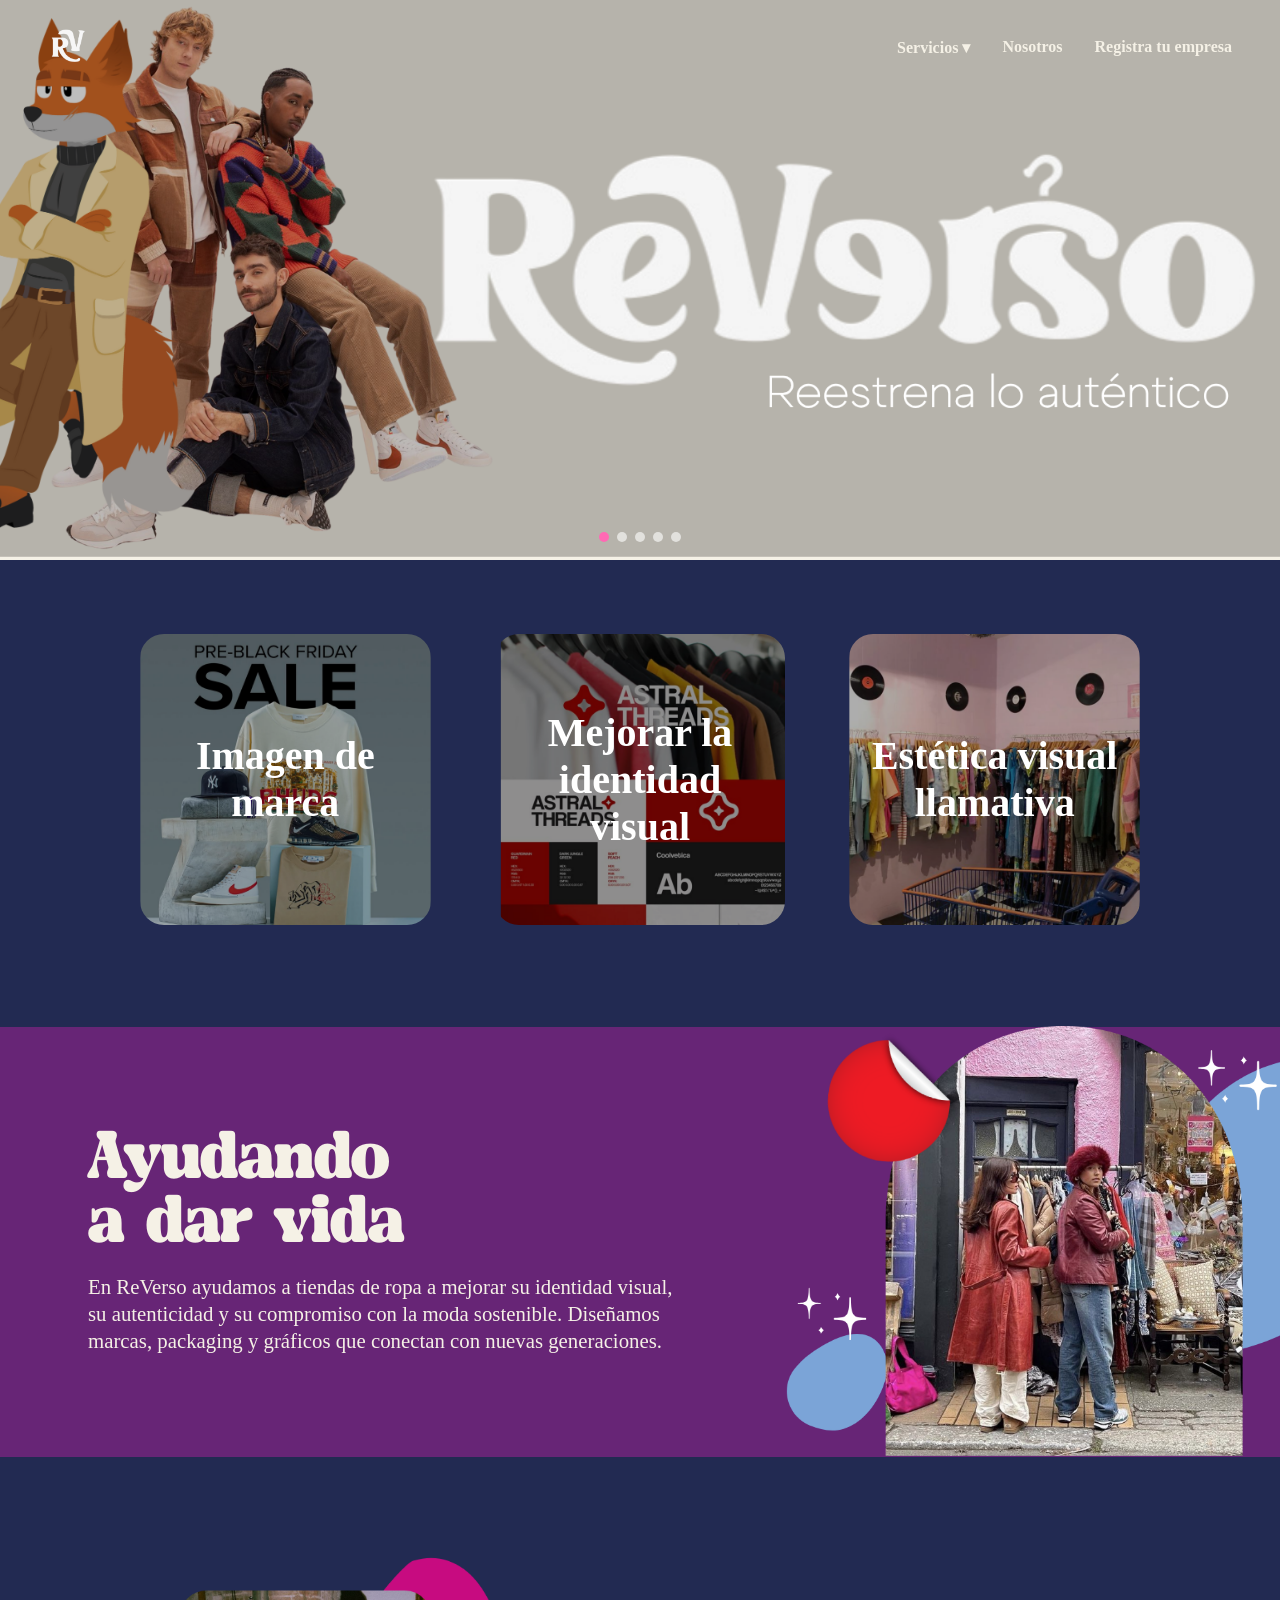
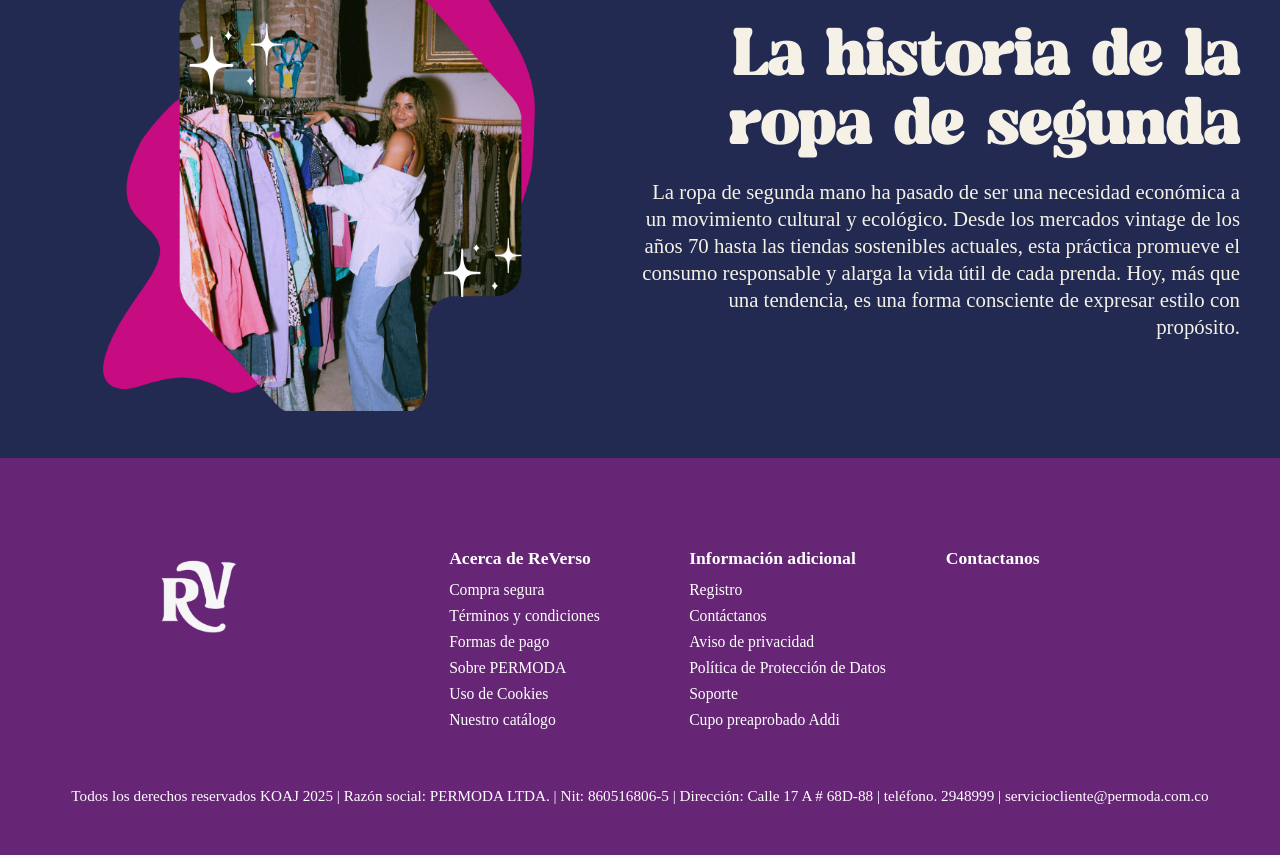
<file: index.html>
<!DOCTYPE html>
<html lang="es">
<head>
  <meta charset="UTF-8">
  <meta name="viewport" content="width=device-width, initial-scale=1.0">
  <title>ReVerso | Reestrena lo auténtico</title>
  <link rel="icon" type="image/png" href="img/logo2.png">
  <link rel="stylesheet" href="estilo.css">
  <link rel="stylesheet" href="menu-hamburguesa.css">
  <link rel="stylesheet" href="media.css">
  <link href="https://fonts.googleapis.com/css2?family=Urbanist:wght@400;700&display=swap" rel="stylesheet">
<meta name="viewport" content="width=device-width, initial-scale=1.0">
</head>


<body> 
<header class="header">
  <div class="logo">
    <a href="REVERSO.html"><img src="img/logo2.png" alt="Logo ReVerso"></a>
  </div>

  <!-- Botón Hamburguesa -->
  <button class="menu-toggle" id="menu-toggle" aria-label="Abrir menú">
    ☰
  </button>

  <!-- Navegación -->
  <nav class="nav" id="nav-menu">
    <ul>
      <li class="dropdown">
        <button class="dropbtn">Servicios ▾</button>
        <div class="dropdown-content">
          <a href="empaque.html">Empaques</a>
          <a href="paginaweb.html">Página Web</a>
          <a href="identidad.html">Identidad Visual</a>
        </div>
      </li>
      <li><a href="nosotros.html">Nosotros</a></li>
      <li><a href="registro.html">Registra tu empresa</a></li>
    </ul>
  </nav>
</header>


   <section class="hero">
    <div class="hero-bg" aria-hidden="true">
      <div class="slide active">
        <img src="img/portada2.png" alt="Portada 1">
      </div>
      <div class="slide">
        <img src="img/portada3.png" alt="Portada 2">
      </div>
      <div class="slide">
        <img src="img/portada4.png" alt="Portada 3">
      </div>
      <div class="slide">
        <img src="img/portada5.png" alt="Portada 4">
      </div>
      <div class="slide">
        <img src="img/portada6.png" alt="Portada 5">
      </div>
    </div>
  </section>

  <section class="menu-cards">
    <div class="menu-container">
      <div class="menu-card">
        <div class="menu-card-content">
          <h2>Imagen de marca</h2>
          <img src="img/publicidad.png" alt="RV Logo" class="background-logo1">
        </div>
      </div>

      <div class="menu-card">
        <div class="menu-card-content">
          <h2>Mejorar la identidad visual</h2>
          <img src="img/identidad2.png" alt="RV Logo" class="background-logo">
        </div>
      </div>

      <div class="menu-card">
        <div class="menu-card-content">
          <h2>Estética visual llamativa</h2>
          <img src="img/ropatienda.png" alt="RV Logo" class="background-logo">
        </div>
      </div>
    </div>
  </section>

    <section class="dar-vida">
    <div class="darvida-contenedor">
      <div class="darvida-texto">
        <h2>Ayudando<br>a dar vida</h2>
        <p>En ReVerso ayudamos a tiendas de ropa a mejorar su identidad visual,
          su autenticidad y su compromiso con la moda sostenible.
          Diseñamos marcas, packaging y gráficos que conectan
          con nuevas generaciones.</p>
      </div>

      <div class="darvida-imagen">
        <img src="img/encima de banda.png" alt="Personas frente a tienda de ropa">
      </div>
    </div>
  </section>

 <section class="historia-segunda">
  <div class="historia-contenedor">
    <div class="historia-imagen">
      <img src="img/ropasegunda.png" alt="Ropa de segunda mano">
    </div>
    <div class="historia-texto">
      <h2>La historia de la ropa de segunda</h2>
      <p>
        La ropa de segunda mano ha pasado de ser una necesidad económica 
        a un movimiento cultural y ecológico. Desde los mercados vintage 
        de los años 70 hasta las tiendas sostenibles actuales, 
        esta práctica promueve el consumo responsable y alarga la vida útil 
        de cada prenda. Hoy, más que una tendencia, es una forma consciente 
        de expresar estilo con propósito.
      </p>
    </div>
  </div>
</section>


  <footer class="footer">
    <div class="footer-middle">
      <div class="footer-logo">
        <img src="img/logo2.png" alt="KOAJ">
      </div>
      <div class="footer-columns">
        <div>
          <h4>Acerca de ReVerso</h4>
          <ul>
            <li><a href="#">Compra segura</a></li>
            <li><a href="#">Términos y condiciones</a></li>
            <li><a href="#">Formas de pago</a></li>
            <li><a href="#">Sobre PERMODA</a></li>
            <li><a href="#">Uso de Cookies</a></li>
            <li><a href="#">Nuestro catálogo</a></li>
          </ul>
        </div>
        <div>
          <h4>Información adicional</h4>
          <ul>
            <li><a href="#">Registro</a></li>
            <li><a href="#">Contáctanos</a></li>
            <li><a href="#">Aviso de privacidad</a></li>
            <li><a href="#">Política de Protección de Datos</a></li>
            <li><a href="#">Soporte</a></li>
            <li><a href="#">Cupo preaprobado Addi</a></li>
          </ul>
        </div>
        <div>
          <h4>Contactanos</h4>
        </div>
      </div>
    </div>
    <div class="footer-bottom">
      <div class="footer-legal">
        <p>Todos los derechos reservados KOAJ 2025 | Razón social: PERMODA LTDA. | Nit: 860516806-5 | Dirección: Calle 17 A # 68D-88 | teléfono. 2948999 | serviciocliente@permoda.com.co</p>
      </div>
    </div>
  </footer>
  
  <script>
  document.addEventListener('DOMContentLoaded', function() {
    // Header: transparente sobre hero y comportamiento al hacer scroll
    const header = document.querySelector('.header');
    const hero = document.querySelector('.hero');
    if (header && hero) {
      let lastScroll = window.scrollY;
      const handleScroll = () => {
        const scY = window.scrollY || window.pageYOffset;
        // fijar header cuando pasamos la altura del hero
        if (scY > (hero.offsetHeight - header.offsetHeight)) {
          header.classList.add('scrolled');
        } else {
          header.classList.remove('scrolled');
        }

        // ocultar al bajar, mostrar al subir
        if (scY > lastScroll && scY > 100) {
          header.classList.add('hidden');
        } else {
          header.classList.remove('hidden');
        }
        lastScroll = scY;
      };
      window.addEventListener('scroll', handleScroll, { passive: true });
      // inicial
      handleScroll();
    }

    // Carrusel (mantener funcionalidad previa)
    (function(){
      const SLIDE_INTERVAL = 2000; // 2000ms = 2s
      const hero = document.querySelector('.hero');
      if(!hero) return;
      const slides = hero.querySelectorAll('.hero-bg .slide');
      if(!slides.length) return;
      let idx = 0;
      let interval = null;

      function show(i){
        slides.forEach((s,si)=> s.classList.toggle('active', si===i));
        updateDots(i);
      }

      function next(){ idx = (idx+1) % slides.length; show(idx); }
      function start(){ if(interval) return; interval = setInterval(next, SLIDE_INTERVAL); }
      function stop(){ clearInterval(interval); interval = null; }

      // crear indicadores
      const dots = document.createElement('div');
      dots.className = 'carousel-dots';
      slides.forEach((_, i) => {
        const btn = document.createElement('button');
        btn.type = 'button';
        btn.addEventListener('click', ()=>{ idx = i; show(i); stop(); start(); });
        dots.appendChild(btn);
      });
      hero.querySelector('.hero-bg').appendChild(dots);

      function updateDots(i){
        const btns = dots.querySelectorAll('button');
        btns.forEach((b,bi)=> b.classList.toggle('active', bi===i));
      }

      hero.addEventListener('mouseenter', stop);
      hero.addEventListener('mouseleave', start);

      show(0);
      start();
    })();
  });
  </script>

  <script>
  // Alternar el menú hamburguesa
  const menuToggle = document.getElementById('menu-toggle');
  const navMenu = document.getElementById('nav-menu');

  menuToggle.addEventListener('click', () => {
    navMenu.classList.toggle('active');
    menuToggle.classList.toggle('open');
  });

  // Dropdown en móviles - toggle al hacer click
  document.querySelectorAll('.dropdown .dropbtn').forEach(btn => {
    btn.addEventListener('click', (e) => {
      if (window.innerWidth <= 900) {
        e.preventDefault();
        const dropdown = btn.closest('.dropdown');
        dropdown.classList.toggle('active');
      }
    });
  });
</script>

</body>
</html>
</file>
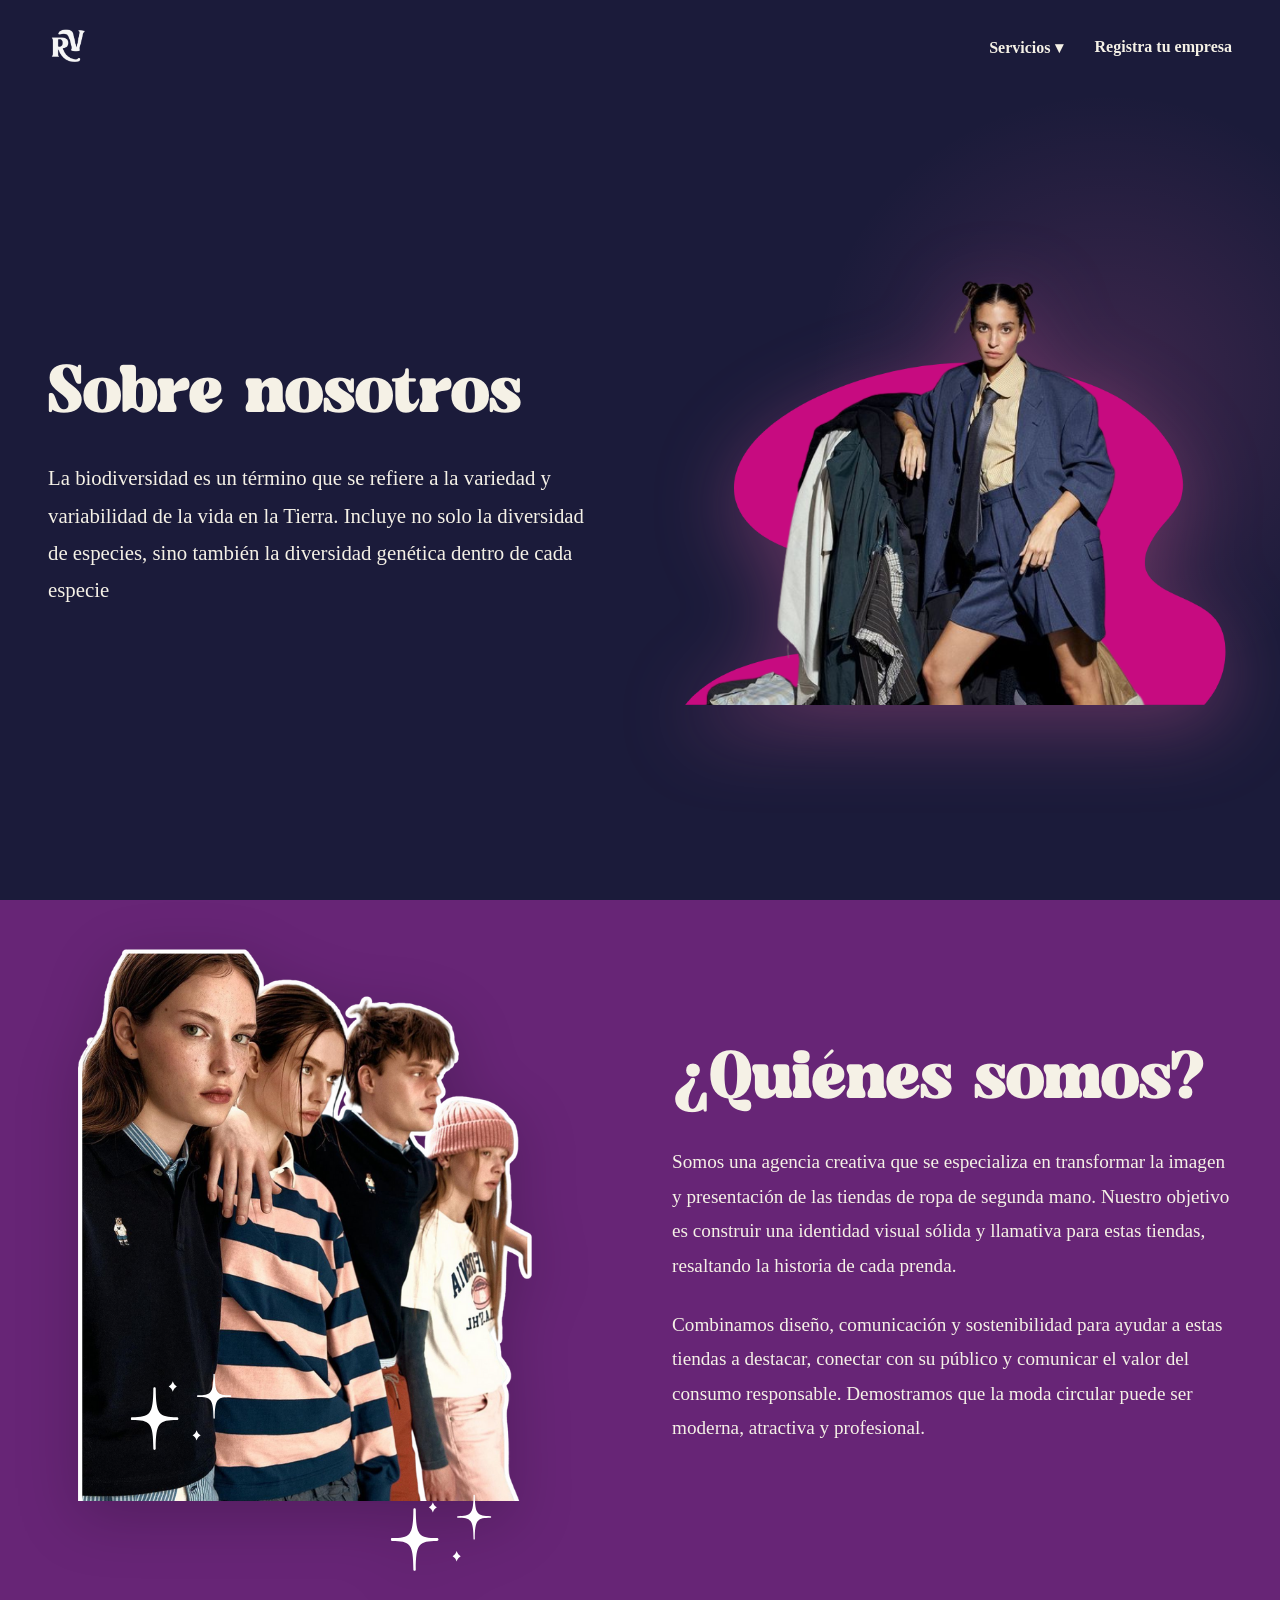
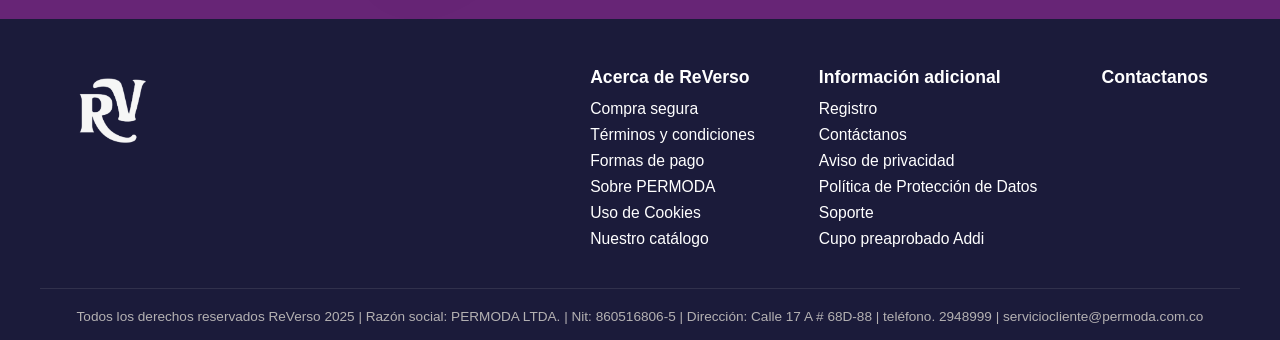
<file: nosotros.html>
<!DOCTYPE html>
<html lang="es">
<head>
    <meta charset="UTF-8">
    <meta name="viewport" content="width=device-width, initial-scale=1.0">
    <title>ReVerso | Nosotros</title>
    <link rel="icon" type="image/png" href="img/logo2.png">
    <link rel="stylesheet" href="estilonosotros.css">
    <link rel="stylesheet" href="menu-hamburguesa.css">
    <link rel="stylesheet" href="media.css">
    <link href="https://fonts.googleapis.com/css2?family=Urbanist:wght@400;700&display=swap" rel="stylesheet">
</head>
<body>
    <header class="header">
        <div class="logo">
            <a href="index.html">
                <img src="img/logo2.png" alt="Logo ReVerso">
            </a>
        </div>

        <!-- Botón Hamburguesa -->
        <button class="menu-toggle" id="menu-toggle" aria-label="Abrir menú">
            ☰
        </button>

        <nav class="nav" id="nav-menu">
            <ul>
                <li class="dropdown">
                    <button class="dropbtn">Servicios ▾</button>
                    <div class="dropdown-content">
                        <a href="empaque.html">Empaques</a>
                        <a href="paginaweb.html">Página Web</a>
                        <a href="identidad.html">Identidad Visual</a>
                    </div>
                </li>
                <li><a href="registro.html">Registra tu empresa</a></li>
            </ul>
        </nav>
    </header>

    <!-- Sección 1: Sobre nosotros -->
    <section class="sobre-nosotros">
        <div class="sobre-contenido">
            <div class="sobre-texto">
                <h2>Sobre nosotros</h2>
                <p>
                    La biodiversidad es un término que se refiere a la 
                    variedad y variabilidad de la vida en la Tierra. 
                    Incluye no solo la diversidad de especies, sino 
                    también la diversidad genética dentro de cada 
                    especie
                </p>
            </div>
            <div class="sobre-imagen">
                <img src="img/nosotrosparte superior.png" alt="Ropa de moda">
            </div>
        </div>
    </section>

    <!-- Sección 2: ¿Quiénes somos? -->
    <section class="quienes-somos">
        <div class="quienes-contenido">
            <div class="quienes-imagen">
                <img src="img/nosotros1.png" alt="Equipo ReVerso">
            </div>
            <div class="quienes-texto">
                <h2>¿Quiénes somos?</h2>
                <p>
                    Somos una agencia creativa que se especializa en transformar la imagen y 
                    presentación de las tiendas de ropa de segunda mano. Nuestro objetivo es construir 
                    una identidad visual sólida y llamativa para estas tiendas, resaltando la historia de 
                    cada prenda.
                </p>
                <p>
                    Combinamos diseño, comunicación y sostenibilidad para ayudar a estas tiendas a 
                    destacar, conectar con su público y comunicar el valor del consumo responsable. 
                    Demostramos que la moda circular puede ser moderna, atractiva y profesional.
                </p>
            </div>
        </div>
    </section>

    <footer class="footer">
        <div class="footer-middle">
            <div class="footer-logo">
                <img src="img/logo2.png" alt="KOAJ">
            </div>
            <div class="footer-columns">
                <div>
                    <h4>Acerca de ReVerso</h4>
                    <ul>
                        <li><a href="#">Compra segura</a></li>
                        <li><a href="#">Términos y condiciones</a></li>
                        <li><a href="#">Formas de pago</a></li>
                        <li><a href="#">Sobre PERMODA</a></li>
                        <li><a href="#">Uso de Cookies</a></li>
                        <li><a href="#">Nuestro catálogo</a></li>
                    </ul>
                </div>
                <div>
                    <h4>Información adicional</h4>
                    <ul>
                        <li><a href="#">Registro</a></li>
                        <li><a href="#">Contáctanos</a></li>
                        <li><a href="#">Aviso de privacidad</a></li>
                        <li><a href="#">Política de Protección de Datos</a></li>
                        <li><a href="#">Soporte</a></li>
                        <li><a href="#">Cupo preaprobado Addi</a></li>
                    </ul>
                </div>
                <div>
                    <h4>Contactanos</h4>
                </div>
            </div>
        </div>
        <div class="footer-bottom">
            <div class="footer-legal">
                <p>Todos los derechos reservados ReVerso 2025 | Razón social: PERMODA LTDA. | Nit: 860516806-5 | Dirección: Calle 17 A # 68D-88 | teléfono. 2948999 | serviciocliente@permoda.com.co</p>
            </div>
        </div>
    </footer>

    <!-- Script del menú hamburguesa -->
    <script src="menu.js"></script>
</body>
</html>
</file>
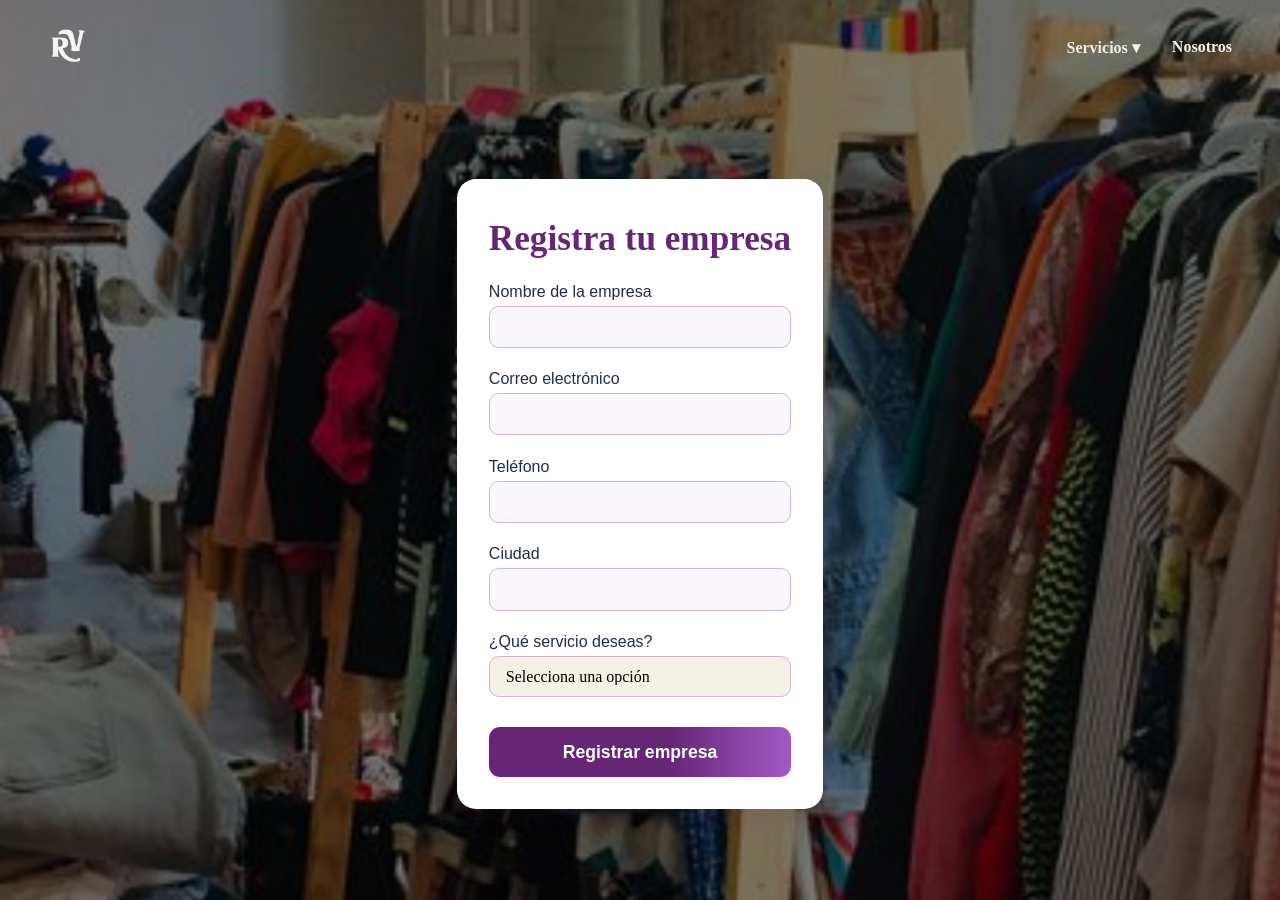
<file: registro.html>
<!DOCTYPE html>
<html lang="es">
<head>
  <meta charset="UTF-8">
  <meta name="viewport" content="width=device-width, initial-scale=1.0">
  <title>Registro de Empresa | ReVerso</title>
    <link rel="icon" type="image/png" href="img/logo2.png">
  <link rel="stylesheet" href="estiloregistro.css">
  <link rel="stylesheet" href="menu-hamburguesa.css">
  <link rel="stylesheet" href="media.css">
</head>
<body>

  <header class="header">
    <div class="logo">
      <a href="index.html"><img src="img/logo2.png" alt="Logo ReVerso"></a>
    </div>
    <button class="menu-toggle" id="menu-toggle" aria-label="Abrir menú">☰</button>
    <nav class="nav" id="nav-menu">
      <ul>
        <li class="dropdown">
          <button class="dropbtn">Servicios ▾</button>
          <div class="dropdown-content">
            <a href="empaque.html">Empaques</a>
            <a href="paginaweb.html">Página Web</a>
            <a href="identidad.html">Identidad Visual</a>
          </div>
        </li>
        <li><a href="nosotros.html">Nosotros</a></li>
      </ul>
    </nav>
  </header>

  <main>
    <section class="registro-empresa">
      <h2>Registra tu empresa</h2>
        <form action="#" method="post" class="form-registro">
          <label>Nombre de la empresa
            <input type="text" name="empresa" required>
          </label>
          <label>Correo electrónico
            <input type="email" name="email" required>
          </label>
          <label>Teléfono
            <input type="tel" name="telefono" required>
          </label>
          <label>Ciudad
            <input type="text" name="ciudad" required>
          </label>
<label>¿Qué servicio deseas?
  <select name="servicio" required>
    <option value="">Selecciona una opción</option>
    <option value="empaques">Empaques</option>
    <option value="paginaweb">Página Web</option>
    <option value="identidadvisual">Identidad Visual</option>
    <option value="todas">Todas</option>
  </select>
</label>

          <button type="submit">Registrar empresa</button>
          <div id="mensaje-exito"></div>
        </form>
      </section>
  </main>

<!-- Script del menú hamburguesa mejorado -->
<script src="menu.js"></script>

<script>
  // Mostrar mensaje de éxito al enviar el formulario
  const form = document.querySelector('form');
  const mensajeExito = document.getElementById('mensaje-exito');
  if(form && mensajeExito) {
    form.addEventListener('submit', function(e) {
      e.preventDefault();
      form.reset();
      mensajeExito.textContent = '¡Gracias, quedaste registrado!';
      mensajeExito.style.display = 'block';
    });
  }
</script>
</body>
</html>
</file>
<file: estilo.css>
@media (max-width: 600px) {
  .darvida-texto h2 {
    text-align: center;
    width: 100%;
    margin-left: 0;
  }
}
@font-face {
  font-family: "Midnight Gelati";
  src: url("fonts/midnight_gelactic/Midnight Gelactic DEMO VERSION.ttf") format("truetype"),
       local("Midnight Gelati"), 
       local("Midnight Gelactic DEMO VERSION");
  font-weight: 400 900;
  font-style: normal;
  font-display: swap;
}

@font-face {
  font-family: "cygre bold";
  src: url("fonts/cygre/Cygre-Bold.ttf") format("truetype");
  font-weight: 700;
  font-style: normal;
  font-display: swap;
}

* {
  margin: 0;
  padding: 0;
  box-sizing: border-box;
}

body {
  background-color:#222a52;
  mask-repeat: no-repeat;
}

/* HEADER */
.header {
  font-family: "cygre thin";
  width: 100%;
  display: flex;
  justify-content: space-between;
  align-items: center;
  padding: 1.5rem 3rem;
  z-index: 100;
  position: absolute; /* encima del hero por defecto */
  top: 0;
  left: 0;
}

.header img {
    width: 40px;
}

.nav ul {
    list-style: none;
    display: flex;
    gap: 2rem;
}

.nav a {
    text-decoration: none;
    color: #f5f1e6;
    font-weight: 600;
    transition: color 0.3s;
}

.nav a:hover {
    color: #FF69B4;
}
.nav li:hover {
    color: #FF69B4;
}


.hero-text {
  position: relative;
  max-width: 50%;
  z-index: 1;
}
.reverso-logo {
    width: 120%;
    transform: translateX(10%) translateY(-38%);
    animation: slideUp 1s ease-out forwards;
    opacity: 0;
}
.hero-text h1 {
  font-size: 6rem;
  color: #1B1B3A;
  font-weight: 700;
}
.footer {
  font-family: "cygre thin";
  background: #672576;
  color: #ffffff;
  font-size: 1rem;
  margin-top: -1px;
  padding: 50px;
  width: 100%;
  position: relative;
  top: 0px;  /* ajustado para alinearse con band-image */
}

.footer-top {
  padding: 40px 0 20px 0;
  text-align: center;
}
.footer-top h2 {
  font-size: 2rem;
  margin-bottom: 20px;
}
.footer-social {
  display: flex;
  justify-content: center;
  gap: 30px;
  margin-bottom: 30px;
}
.footer-social img {
  width: 38px;
  height: 38px;
  filter: grayscale(0.2);
  transition: filter 0.2s;
}
.footer-social img:hover {
  filter: none;
}
.footer-trends {
  display: flex;
  justify-content: center;
  gap: 40px;
  flex-wrap: wrap;
  margin-bottom: 30px;
}

.footer-middle {
  display: flex;
  align-items: flex-start;
  justify-content: center;
  background: #672576;
  padding: 40px 0 30px 0;
}

.footer-logo {
  flex: 1 1 200px;
  display: flex;
  align-items: center;
  justify-content: center;
  margin-bottom: 20px;
}
.footer-logo img {
  max-width: 90px;
  height: auto;
}
.footer-columns {
  display: flex;
  gap: 60px;
  flex: 3 1 600px;
  justify-content: center;
  flex-wrap: wrap;
   color: #ffffff;
}
.footer-columns > div {
  min-width: 180px;
   color: #ffffff;
}
.footer-columns h4 {
  font-size: 1.1rem;
  margin-bottom: 12px;
  font-weight: bold;
   color: #ffffff;
}
.footer-columns ul {
  list-style: none;
  padding: 0;
}
.footer-columns li {
   color: #ffffff;
  margin-bottom: 8px;
}
.footer-columns a {
  color: #ffffff;
  text-decoration: none;
  font-size: 0.98rem;
  transition: color 0.2s;
}

.footer-columns img {
  margin-top: 10px;
}

.footer-bottom {
  background: #672576;
  padding: 20px 0 0 0;
  text-align: center;
  margin-bottom: 0;
}
.footer-payments {
  margin-bottom: 10px;
}
.footer-payments span {
  font-weight: bold;
  margin-right: 10px;
}
.footer-payments img {
  vertical-align: middle;
  max-width: 400px;
  height: auto;
}
.footer-legal {
  font-size: 0.95rem;
  color: #ffffff;
  margin: 0;
  padding-bottom: 0;
}

.hero {
    position: relative;
    overflow: hidden;
    min-height: 420px;
    display: flex;
    align-items: center;
    justify-content: space-between;
    padding: 0px;
}
.hero .hero-text,
.hero .hero-image {
    position: relative;
    z-index: 1; /* encima del fondo */
}

.hero .hero-bg {
    position:absolute;
    width: 100%;
    height: 100%;
    object-fit: cover;
    pointer-events: none;
}

/* Carrusel de slides dentro del hero-bg */
.hero .hero-bg {
  display: block; /* contenedor de slides */
  overflow: hidden;
}
.hero .hero-bg .slide {
  position: absolute;
  inset: 0;
  width: 100%;
  height: 100%;
  opacity: 0;
  transition: opacity 0.8s ease-in-out;
  pointer-events: none;
}
.hero .hero-bg .slide.active {
  opacity: 1;
  pointer-events: none;
}
.hero .hero-bg .slide img {
  display: block;
  width: 100%;
  height: 100%;
  object-fit: cover;
  object-position: center center;
}

/* Seguridad: evitar que las slides desborden el layout o generen scroll horizontal
   - forzamos que las slides estén ancladas al contenedor
   - limitamos dimensiones máxima y mantenemos la proporción
   - evitamos scroll horizontal global inesperado */
.hero {
  overflow: hidden; /* ya debería estar, pero reafirmamos */
}
.hero .hero-bg {
  left: 0;
  top: 0;
  right: 0;
  bottom: 0;
}
.hero .hero-bg .slide img {
  /* preferimos que la imagen se adapte al ancho del contenedor y mantenga proporción */
  width: 100%;
  height: auto;
  max-height: 100vh; /* no crecer más que la ventana */
  object-fit: cover;
  display: block;
  margin: 0 auto;
}

/* regla global segura: evitar scroll horizontal causado por imágenes grandes */
html, body {
  overflow-x: hidden;
}

/* Menu Cards Section */
.menu-cards {
  padding: 4rem 2rem;
  background: transparent;
}

.menu-container {
  display: grid;
  grid-template-columns: repeat(3, 1fr);
  gap: 4rem;
  max-width: 1000px;
  margin: 0 auto;

}


.menu-card {
  border-radius: 1.5rem;
  aspect-ratio: 1;
  position: relative;
  overflow: hidden;
  transition: transform 0.3s ease;
  transform: translateY(10px);
}

.menu-card:hover {
  transform: translateY(3 0px);
}

.menu-card-content {
  position: relative;
  width: 100%;
  height: 100%;
  display: flex;
  justify-content: center;
  align-items: center;
}

.menu-card h2 {
  color: white;
  font-size: 2.5rem;
  font-weight: 700;
  position: relative;
  z-index: 2;
  text-align: center;
  margin: 0;
  padding: 0 1rem;
  font-family: "cygre regular";
}

.background-logo {
  position: absolute;
  width: 100%;
  height: 100%;
  top: 0;
  left: 0;
  object-fit: cover;
  z-index: 1;
  pointer-events: none;
}

.background-logo1 {
  position: absolute;
  width: 100%;
  height: 100%;
  top: 0;
  left: 0;
  object-fit: cover;
  z-index: 1;
  pointer-events: none;
}


.nav-btn:hover {
  transform: scale(1.1);
}

.products-dots {
  display: flex;
  gap: 0.5rem;
  justify-content: center;
  margin-top: 2rem;
}

.dot.active {
  background: white;
}

/* Opcional: indicadores pequeños (estilo simple) */
.hero .carousel-dots {
  position: absolute;
  left: 50%;
  bottom: 18px;
  transform: translateX(-50%);
  display: flex;
  gap: 8px;
  z-index: 6;
}
.hero .carousel-dots button {
  width: 10px;
  height: 10px;
  border-radius: 50%;
  border: none;
  background: rgba(255,255,255,0.6);
  cursor: pointer;
  padding: 0;
}
.hero .carousel-dots button.active {
  background: #FF69B4;
}
/* asegúrate de que el contenido esté encima */
.hero .hero-text,
.hero .hero-image {
    position: relative;
    z-index: 1;
}

.hero {
  position: relative;
  overflow: visible; /* permitir que la modelo sobresalga */
  display: flex;
  align-items: center;
  justify-content: space-between;

}

.hero .hero-bg {
  position: absolute;
  inset: 0;

    /* ocupar completamente el área hero para que la portada cubra la sección */
  height: 120%;
  object-fit: cover; /* mantiene recorte/escala independiente */
  z-index: 0;
  pointer-events: none;
}

/* ----- MENÚ DESPLEGABLE ----- */
.dropdown {
  position: relative;
  display: inline-block;
}

.dropbtn {
  background: transparent;
  border: none;
  color: #f5f1e6;
  font-size: 1rem;
  font-weight: 600;
  cursor: pointer;
  font-family: "cygre thin";
  transition: color 0.3s;
}

.dropbtn:hover {
  color: #FF69B4;
}

.dropdown-content {
  display: none;
  position: absolute;
  background-color: #672576;
  min-width: 180px;
  border-radius: 0.5rem;
  box-shadow: 0px 4px 8px rgba(0,0,0,0.2);
  z-index: 1000;
}

.dropdown-content a {
  color: #f5f1e6;
  padding: 12px 16px;
  text-decoration: none;
  display: block;
  font-family: "cygre thin";
  transition: background-color 0.2s ease;
}

.dropdown-content a:hover {
  background-color: #FF69B4;
  color: white;
}

/* Mostrar el menú al pasar el mouse */
.dropdown:hover .dropdown-content {
  display: block;
}

/* ============================
   🌎  ADAPTACIÓN RESPONSIVE REVERSO
   ============================ */

/* Vista general: ancho fluido y sin scroll lateral */
html, body {
  width: 100%;
  max-width: 100%;
  overflow-x: hidden;
}

/* Ajustar el header en pantallas pequeñas */
@media (max-width: 1024px) {
  .header {
    flex-direction: column;
    padding: 1rem;
    align-items: flex-start;
    background: rgba(27, 27, 58, 0.5);
    position: fixed;
  }

  .nav ul {
    flex-direction: column;
    gap: 1rem;
    margin-top: 1rem;
  }

  .nav a, .dropbtn {
    font-size: 0.95rem;
  }
}

/* HERO: ajusta imágenes y texto */
@media (max-width: 900px) {
  .hero {
    flex-direction: column;
    align-items: center;
    justify-content: center;
    padding: 2rem 1rem;
    min-height: 100vh;
    text-align: center;
  }

  .hero .hero-text {
    max-width: 150%;
  }

  .reverso-logo {
    width: 90%;
    transform: translate(0, 0);
    margin-bottom: 1.5rem;
  }

  .band-text {
    font-size: 3rem;
    transform: none;
    margin-top: 1.5rem;
  }

  .band-textcorto {
    font-size: 1rem;
    transform: none;
    margin-top: 0.5rem;
    max-width: 90%;
    text-align: center;
  }

  .band-image {
    position: relative;
    transform: none;
    width: 80%;
    height: auto;
    margin-top: 1rem;
  }
}

/* Tarjetas del menú responsive */
@media (max-width: 900px) {
  .menu-container {
    grid-template-columns: 1fr 1fr;
    gap: 2rem;
  }

  .menu-card {
    aspect-ratio: 1/1;
  }
}

@media (max-width: 600px) {
  .menu-container {
    grid-template-columns: 1fr;
    gap: 1.5rem;
  }

  .menu-card h2 {
    font-size: 1.8rem;
  }
}

/* Ajustes para monitores muy grandes */
@media (min-width: 1600px) {
  .hero {
    padding: 0px;
  }

  .band-text {
    font-size: 6rem;
  }

  .menu-container {
    max-width: 1400px;
    gap: 5rem;
  }
}

/* ============================
   MENÚ HAMBURGUESA RESPONSIVE
   ============================ */

/* Botón de hamburguesa oculto en escritorio */
.menu-toggle {
  display: none;
  font-size: 2rem;
  background: none;
  border: none;
  color: #f5f1e6;
  cursor: pointer;
  z-index: 1001;
}

/* Estilo del header */
.header {
  background: transparent;
  backdrop-filter: none;
}

/* Menú normal (escritorio) */
.nav {
  display: flex;
}

.nav ul {
  list-style: none;
  display: flex;
  gap: 2rem;
}

/* Menú responsive (oculto por defecto en móvil) */
@media (max-width: 900px) {
  .menu-toggle {
    display: block;
  }

  .nav {
    position: absolute;
    top: 70px;
    left: 0;
    right: 0;
    background: rgba(27, 27, 58, 0.95);
    flex-direction: column;
    align-items: center;
    gap: 1.5rem;
    padding: 2rem 0;
    display: none;
    opacity: 0;
    transform: translateY(-10px);
    transition: all 0.4s ease;
  }

  .nav.active {
    display: flex;
    opacity: 1;
    transform: translateY(0);
  }

  .nav ul {
    flex-direction: column;
    gap: 1.2rem;
  }

  .nav a, .dropbtn {
    font-size: 1.1rem;
    color: #f5f1e6;
  }

  /* Efecto del ícono al abrir */
  .menu-toggle.open {
    transform: rotate(90deg);
    transition: 0.3s;
  }

  .dropdown-content {
    position: static;
    background: none;
    box-shadow: none;
    display: none;
  }

  .dropdown:hover .dropdown-content {
    display: block;
  }
}

@media (max-width: 1200px) {
  .slide-overlay h2 { font-size: 3rem; }
  .slide-overlay p { font-size: 1.1rem; }
}

@media (max-width: 800px) {
  .header { padding: 15px 30px; }
  .slide-overlay h2 { font-size: 2.2rem; }
  .slide-overlay p { font-size: 1rem; }
}

@media (max-width: 600px) {
  .carousel-video { object-fit: cover; height: 100vh; }
  .slide-overlay h2 { font-size: 1.8rem; }
  .slide-overlay p { font-size: 0.9rem; }
}

/* ==========================
   SECCIÓN "AYUDANDO A DAR VIDA"
   ========================== */
.dar-vida {
  color:#f5f1e6;
  font-family: "cygre regular";
  padding:3rem 2rem;
  position: relative;
  overflow: hidden;
}

.darvida-contenedor {
  display: flex;
  align-items: center;
  justify-content: space-between;
  gap: 3rem;
  max-width: 1200px;
  margin: 0 auto;
  position: relative;
  z-index: 2;
}

.darvida-contenedor::before {
  content: "";
  position: absolute;
  top: 0;
  left: 50%;
  transform: translateX(-50%);
  width: 100vw;
  height: 100%;
  background: #672576;
  z-index: -1;
}


.darvida-texto {
  flex: 1;
}

.darvida-texto h2 {
  font-family: "Midnight Gelati", cursive;
  font-size: 4rem;
  line-height: 1;
  color:#f5f1e6;
  margin-bottom: 1rem;
  margin-left: 3rem; /* separa el texto del borde izquierdo */
}

.darvida-texto p {
  font-size: 1.3rem;
  line-height: 1.3;
  color:#f5f1e6;
  max-width: 600px;
  margin-left: 3rem; /* separa el texto del borde izquierdo */
}

/* Imagen espejo y posicionamiento */
.darvida-imagen {
  flex: 1;
  position: relative;
  display: flex;
  justify-content: flex-end;
  margin-right: -15rem; /* empuja la imagen al borde derecho */
  transform: scaleX(-1);
  top: -1px; /* modo espejo */
}

.darvida-imagen img {
  width: 500%;
  max-width: 550px;
  border-radius: 2rem;
}

/* Reducir espacio entre la sección y el footer */
.dar-vida {
  margin-bottom: 0;
  padding-bottom: 3rem; /* menos espacio */
}



/* Responsive */
@media (max-width: 900px) {
  .darvida-contenedor {
    flex-direction: column;
    text-align: center;
  }

  .darvida-texto h2 {
    font-size: 3rem;
    text-align: center;
  }

  .darvida-texto p {
    font-size: 1rem;
    margin: 0 auto;
    text-align: center;
  }

  .darvida-imagen {
    justify-content: center;
    margin-right: 0;
  }

  .darvida-imagen img {
    border-radius: 1rem;
    max-width: 90%;
  }
}

/* ====== PANTALLAS GRANDES (≥1600px) ====== */
@media (min-width: 1600px) {
  .darvida-contenedor {
    max-width: 1600px;
    gap: 10rem;
    padding: 1rem;
  }

  .darvida-texto {
    margin-left: 1rem;
  }
}

  @media (min-width: 1400px) {
  section.darvida .darvida-texto h2 {
    font-size: 5.5rem;
  }
  .darvida-texto h2 {
    font-size: 6rem;
    line-height: 1;
  }

  .darvida-texto p {
    font-size: 1.5rem;
    max-width: 800px;
  }

  .darvida-imagen img {
    max-width: 700px;
    border-radius: 2.5rem 0 0 2.5rem;
  }

  .dar-vida {
    padding: 8rem 0 3rem 0;
  }
}

/* ============================
   SECCIÓN HISTORIA DE LA ROPA DE SEGUNDA
   ============================ */
.historia-segunda {
  color:#f5f1e6;
  font-family: "cygre regular";
  padding:3rem 2rem;
  position: relative;
  overflow: hidden;
}
.historia-contenedor {
  display: flex;
  align-items: center;
  justify-content: space-between;
  gap: rem;
  max-width: 1200px;
  margin: 0 auto;
}

.historia-texto {
  flex: 2;
  text-align: right;
}

.historia-texto h2 {
  font-family: "Midnight Gelati", cursive;
  font-size: 4rem;
  color: #f5f1e6;
  margin-bottom: 1rem;
  line-height:4.3rem;
}

.historia-texto p {
  font-size: 1.3rem;
  line-height: 1.3;
  max-width: 600px;
  margin-left: auto;
  color:#f5f1e6;



}

.historia-imagen {
  flex: 1.9;
  display: flex;
  justify-content: flex-start;
}

.historia-imagen img {
  width: 100%;
  max-width: 1700px;
  border-radius: 2rem;
  object-fit: cover;
}

/* Responsive */
@media (max-width: 900px) {
  .historia-contenedor {
    flex-direction: column-reverse;
    text-align: center;
  }

  .historia-texto {
    text-align: center;
  }

  .historia-texto h2 {
    font-size: 2.2rem;
    line-height: 1.1;
   
  }

  .historia-texto p {
    font-size: 1rem;
    margin: 0 auto;
  }

  .historia-imagen img {
    max-width: 90%;
    border-radius: 1rem;
  }
}

/* ====== PANTALLAS GRANDES (≥1600px) ====== */
@media (min-width: 1600px) {
  .historia-contenedor {
    max-width: 1600px;
    gap: 10rem;
    padding: 1rem;
  }

  .historia-texto {
    margin-left: 1rem;
  }
}

  @media (min-width: 1400px) {
  section.historia-segunda .historia-texto h2 {
    font-size: 5.5rem;
  }
  .historia-texto h2 {
    font-size: 6rem;
    line-height: 1;
  }

  .historia-texto p {
    font-size: 1.5rem;
    max-width: 800px;
  }

  .historia-imagen img {
    max-width: 700px;
    border-radius: 2.5rem 0 0 2.5rem;
  }
}
</file>
<file: menu-hamburguesa.css>
/* ============================
   🍔 MENÚ HAMBURGUESA MEJORADO
   Archivo compartido para todas las páginas
   ============================ */

/* Botón hamburguesa - oculto en escritorio */
.menu-toggle {
  display: none;
  position: relative;
  font-size: 1.8rem;
  background: none;
  border: none;
  color: #f5f1e6;
  cursor: pointer;
  z-index: 1001;
  padding: 0.5rem;
  transition: all 0.3s ease;
  width: 45px;
  height: 45px;
  border-radius: 8px;
}

.menu-toggle:hover {
  background: rgba(255, 255, 255, 0.1);
  transform: scale(1.1);
}

.menu-toggle:active {
  transform: scale(0.95);
}

/* Animación del icono cuando se abre */
.menu-toggle.open {
  transform: rotate(90deg);
  color: #FF69B4;
}

/* Menú normal (escritorio) */
.nav {
  display: flex;
}

.nav ul {
  list-style: none;
  display: flex;
  gap: 2rem;
  margin: 0;
  padding: 0;
}

/* ============================
   RESPONSIVE - MENÚ MÓVIL
   ============================ */
@media (max-width: 900px) {
  /* Mostrar botón hamburguesa */
  .menu-toggle {
    display: flex;
    align-items: center;
    justify-content: center;
  }

  /* Menú desplegable móvil */
  .nav {
    position: fixed;
    top: 80px;
    left: 0;
    right: 0;
    background: rgba(103, 37, 118, 0.98);
    backdrop-filter: blur(10px);
    flex-direction: column;
    align-items: center;
    gap: 0;
    padding: 0;
    max-height: 0;
    overflow: hidden;
    opacity: 0;
    transform: translateY(-20px);
    transition: all 0.4s cubic-bezier(0.68, -0.55, 0.265, 1.55);
    box-shadow: 0 10px 30px rgba(0, 0, 0, 0.3);
    border-radius: 0 0 20px 20px;
  }

  /* Menú activo */
  .nav.active {
    max-height: 500px;
    opacity: 1;
    transform: translateY(0);
    padding: 2rem 0;
  }

  /* Lista de navegación */
  .nav ul {
    flex-direction: column;
    gap: 0;
    width: 100%;
    text-align: center;
  }

  .nav ul li {
    width: 100%;
    border-bottom: 1px solid rgba(255, 255, 255, 0.1);
    animation: slideIn 0.3s ease forwards;
    opacity: 0;
  }

  .nav.active ul li {
    animation: slideIn 0.4s ease forwards;
  }

  .nav.active ul li:nth-child(1) { animation-delay: 0.1s; }
  .nav.active ul li:nth-child(2) { animation-delay: 0.2s; }
  .nav.active ul li:nth-child(3) { animation-delay: 0.3s; }

  @keyframes slideIn {
    from {
      opacity: 0;
      transform: translateX(-30px);
    }
    to {
      opacity: 1;
      transform: translateX(0);
    }
  }

  /* Enlaces del menú */
  .nav a, .dropbtn {
    font-size: 1.2rem;
    color: #f5f1e6;
    padding: 1.2rem 2rem;
    display: block;
    width: 100%;
    text-align: center;
    transition: all 0.3s ease;
  }

  .nav a:hover, .dropbtn:hover {
    background: rgba(255, 105, 180, 0.2);
    color: #FF69B4;
    transform: translateX(10px);
  }

  /* Dropdown en móvil */
  .dropdown {
    width: 100%;
  }

  .dropdown-content {
    position: static;
    background: rgba(0, 0, 0, 0.2);
    box-shadow: none;
    display: none;
    margin-top: 0;
    border-radius: 0;
    width: 100%;
  }

  .dropdown:hover .dropdown-content,
  .dropdown.active .dropdown-content {
    display: block;
  }

  .dropdown-content a {
    padding: 1rem 2rem;
    font-size: 1rem;
    border-left: 3px solid transparent;
  }

  .dropdown-content a:hover {
    background: rgba(255, 105, 180, 0.3);
    border-left-color: #FF69B4;
    transform: translateX(5px);
  }

  /* Header fijo en móvil */
  .header {
    position: fixed;
    top: 0;
    left: 0;
    right: 0;
    background: transparent;
    backdrop-filter: none;
    padding: 1rem 2rem;
    z-index: 1000;
    box-shadow: none;
  }
}

/* Tablets */
@media (max-width: 1024px) and (min-width: 901px) {
  .nav ul {
    gap: 1.5rem;
  }

  .nav a, .dropbtn {
    font-size: 0.95rem;
  }
}

/* Móviles pequeños */
@media (max-width: 480px) {
  .menu-toggle {
    font-size: 1.5rem;
    width: 40px;
    height: 40px;
  }

  .nav {
    top: 70px;
  }

  .nav a, .dropbtn {
    font-size: 1.1rem;
    padding: 1rem 1.5rem;
  }

  .dropdown-content a {
    font-size: 0.95rem;
    padding: 0.8rem 1.5rem;
  }
}
</file>
<file: media.css>
/* ==== RESPONSIVE DESIGN ==== */
/* Asegurarse de que las imágenes sean responsivas por defecto */
img {
  max-width: 100%;
  height: auto;
}

/* Tablets grandes y pantallas medianas */
@media (max-width: 1024px) {
  /* Mantener header y nav igual que en empaques en pantallas grandes */
  /* .header {
    padding: 1rem 2rem;
  }
  
  .nav ul {
    gap: 1.5rem;
  } */

  .hero {
    min-height: 380px;
    padding: 30px;
  }

  .hero .hero-bg .slide img {
    height: 380px;
  }

  .band-text {
    font-size: 4rem;
    transform: translateX(-50%) translateY(-210%);
  }

  .band-textcorto {
    font-size: 0.95rem;
    transform: translateX(-50%) translateY(-320%);
    max-width: 80%;
    margin: 0 auto;
  }

  .band-image {
    height: 400px;
    transform: translateX(111.5%) translateY(14.4%) scaleX(-1);
  }

  .footer-columns {
    gap: 30px;
  }
}

/* Tablets y pantallas medianas */
@media (max-width: 768px) {
  .header {
    padding: 1rem;
  }

  .header img {
    width: 35px;
  }

  .nav ul {
    gap: 1rem;
  }

  .nav a {
    font-size: 0.9rem;
  }

  .hero {
    min-height: 320px;
    padding: 0; /* eliminar padding para que llegue a los bordes */
    margin: 0; /* eliminar margin */
  }

  .hero .hero-bg .slide img {
    height: 320px;
  }

  .band-text {
    font-size: 3rem;
    transform: translateX(-50%) translateY(-180%);
    line-height: 1;
  }

  .band-textcorto {
    font-size: 0.9rem;
    transform: translateX(-50%) translateY(-280%);
    max-width: 90%;
    line-height: 1.4;
  }

  .band-image {
    height: 300px;
  }

  .footer-middle {
    padding: 30px 20px;
  }

  .footer-columns {
    flex-direction: column;
    gap: 25px;
    text-align: center;
  }

  .footer-columns > div {
    width: 100%;
  }
}

/* Móviles */
@media (max-width: 480px) {
  .header {
    flex-direction: column;
    gap: 1rem;
    padding: 1rem;
  }

  .nav ul {
    flex-direction: column;
    gap: 0.8rem;
    text-align: center;
  }

  .hero {
    min-height: 280px;
    padding: 0; /* eliminar padding para que llegue a los bordes */
    margin: 0;
  }

  .hero .hero-bg .slide img {
    height: 280px;
  }

  .band-text {
    font-size: 2.5rem;
    transform: translateX(-50%) translateY(-150%);
  }

  .band-textcorto {
    font-size: 0.85rem;
    transform: translateX(-50%) translateY(-250%);
    max-width: 95%;
    line-height: 1.5;
  }

  .band-image {
    height: 200px;
  }

  .footer-middle {
    padding: 25px 15px;
  }

  .footer-columns {
    gap: 20px;
  }

  .footer-columns h4 {
    font-size: 1rem;
    margin-bottom: 8px;
  }

  .footer-columns a {
    font-size: 0.9rem;
  }

  .footer-bottom {
    font-size: 0.8rem;
    padding: 15px 10px;
    text-align: center;
  }
}

/* Móviles pequeños */
@media (max-width: 360px) {
  .header img {
    width: 30px;
  }

  .nav a {
    font-size: 0.85rem;
  }

  .hero .hero-bg .slide img {
    height: 240px;
  }

  .band-text {
    font-size: 2rem;
  }

  .band-textcorto {
    font-size: 0.8rem;
  }

  .band-image {
    height: 180px;
  }

  .footer-columns h4 {
    font-size: 0.95rem;
  }

  .footer-columns a {
    font-size: 0.85rem;
  }
}

/* ------------------------------------------------------------------
   Hero-bg responsivo (portada) - usar aspect-ratio + object-fit como
   en los videos de `estilopagina.css` / `estiloempaque.css`.
   Esto hace que las 5 imágenes se comporten como un vídeo a pantalla
   completa y se recorten manteniendo el centro.
   ------------------------------------------------------------------ */
.hero {
  position: relative;
  overflow: hidden;
}

.hero .hero-bg {
  position: relative;
  width: 100%;
  /* Ajusta la proporción según la composición de tus imágenes. 16/7
     es más apaisado; puedes usar 16/9 o 4/3 si prefieres. */
  aspect-ratio: 16 / 7;
  max-height: 80vh; /* evitar que ocupe más de la pantalla en móviles grandes */
  overflow: hidden;
}

/* En móviles: eliminar padding para que llegue a los bordes */
@media (max-width: 768px) {
  .header {
    flex-direction: row !important; /* mantener en fila */
    justify-content: space-between;
    align-items: center;
    padding: 1rem !important;
  }
  
  .logo {
    order: 1; /* logo primero */
  }
  
  .menu-toggle {
    order: 2; /* menú hamburguesa segundo, al lado del logo */
    font-size: 1.5rem !important; /* hacer más pequeño */
    padding: 0.5rem !important;
  }
  
  .nav {
    order: 3; /* navegación al final */
  }
  
  .hero {
    padding: 0 !important;
    margin: 0 !important;
    margin-top: -35px !important; /* subir el hero eliminando espacio del header */
    padding-top: 80px !important; /* compensar para que el contenido no se oculte */
    margin-bottom: 0 !important;
  }
  
  .hero .hero-bg {
    width: 100vw;
    margin-left: calc(-50vw + 50%);
    }
  
  /* Acercar las tarjetas al carrusel */
  .menu-cards {
    padding-top: 1rem !important;
    margin-top: -2rem !important;
  }
}

.hero .hero-bg .slide {
  position: absolute;
  inset: 0; /* top:0; right:0; bottom:0; left:0; */
  display: flex;
  align-items: center;
  justify-content: center;
}

.hero .hero-bg .slide img {
  width: 100%;
  height: 100%;
  object-fit: cover; /* recorta la imagen manteniendo el centro */
  display: block;
}

/* Posicionamiento de los puntos del carrusel (indicadores) */
.carousel-dots {
  position: absolute;
  bottom: 16px;
  left: 50%;
  transform: translateX(-50%);
  display: flex;
  gap: 8px;
  z-index: 10;
}

.carousel-dots button {
  width: 10px;
  height: 10px;
  border-radius: 50%;
  background: rgba(255,255,255,0.6);
  border: none;
  padding: 0;
}

.carousel-dots button.active {
  background: #FF69B4;
}
</file>
<file: estilonosotros.css>
@font-face {
  font-family: "Midnight Gelati";
  src: url("fonts/midnight_gelactic/Midnight Gelactic DEMO VERSION.ttf") format("truetype"),
       local("Midnight Gelati"), 
       local("Midnight Gelactic DEMO VERSION");
  font-weight: 400 900;
  font-style: normal;
  font-display: swap;
}

@font-face {
  font-family: "cygre bold";
  src: url("fonts/cygre/Cygre-Bold.ttf") format("truetype");
  font-weight: 700;
  font-style: normal;
  font-display: swap;
}

/* Estilos generales */
* {
    margin: 0;
    padding: 0;
    box-sizing: border-box;
}

body {
  font-family: "cygre light";
  background-color: #1b1b3a;
  overflow-x: hidden;
}

/* Header */
.header {
  font-family: "cygre light";
  width: 100%;
  display: flex;
  justify-content: space-between;
  align-items: center;
  padding: 1.5rem 3rem;
  z-index: 100;
  position: absolute;
  top: 0;
  left: 0;
}

.header img {
    width: 40px;
}

.nav ul {
    list-style: none;
    display: flex;
    gap: 2rem;
}

.nav a {
    text-decoration: none;
    color: #f5f1e6;
    font-weight: 600;
    transition: color 0.3s;
}

.nav a:hover {
    color: #FF69B4;
}

/* ============================
   SECCIÓN: SOBRE NOSOTROS
   ============================ */
.sobre-nosotros {
  min-height: 100vh;
  background: #1b1b3a;
  display: flex;
  align-items: center;
  justify-content: center;
  padding: 120px 3rem 3rem 3rem;
  position: relative;
  overflow: hidden;
}

.sobre-contenido {
  display: flex;
  align-items: center;
  justify-content: space-between;
  max-width: 1400px;
  width: 100%;
  gap: 4rem;
}

.sobre-texto {
  flex: 1;
  color: #f5f1e6;
  font-family: "cygre regular";
}

.sobre-texto h2 {
  font-family: "Midnight Gelati", cursive;
  font-size: 4rem;
  margin-bottom: 2rem;
  color: #f5f1e6;
  line-height: 4rem;
}

.sobre-texto p {
  font-size: 1.3rem;
  line-height: 1.8;
  color: #f5f1e6;
}

.sobre-imagen {
  flex: 1;
  display: flex;
  justify-content: center;
  align-items: flex-end;
  position: relative;
  height: 100%;
}

.sobre-imagen img {
  width: 100%;
  max-width: 900px;
  height: auto;
  max-height: 90vh;
  object-fit: contain;
  filter: drop-shadow(0 20px 40px rgba(255, 105, 180, 0.3));
}

/* Decoración de fondo para sobre-nosotros */
.sobre-nosotros::before {
  content: '';
  position: absolute;
  top: 10%;
  right: -10%;
  width: 600px;
  height: 600px;
  background: radial-gradient(circle, rgba(255, 105, 180, 0.15) 0%, transparent 70%);
  border-radius: 50%;
  pointer-events: none;
}

/* ============================
   SECCIÓN: ¿QUIÉNES SOMOS?
   ============================ */
.quienes-somos {
  min-height: 60vh;
  background: #672576;
  display: flex;
  align-items: center;
  justify-content: center;
  padding: 3rem 3rem;
  position: relative;
}

.quienes-contenido {
  display: flex;
  align-items: center;
  justify-content: space-between;
  max-width: 1400px;
  width: 100%;
  gap: 4rem;
}

.quienes-imagen {
  flex: 1;
  display: flex;
  justify-content: center;
  align-items: center;
}

.quienes-imagen img {
  width: 100%;
  max-width: 500px;
  object-fit: contain;
  filter: drop-shadow(0 15px 30px rgba(0, 0, 0, 0.2));
}

.quienes-texto {
  flex: 1;
  color: #f5f1e6;
  font-family: "cygre regular";
}

.quienes-texto h2 {
  font-family: "Midnight Gelati", cursive;
  font-size: 4rem;
  margin-bottom: 2rem;
  color: #f5f1e6;
  line-height: 4rem;
}

.quienes-texto p {
  font-size: 1.2rem;
  line-height: 1.8;
  color: #f5f1e6;
  margin-bottom: 1.5rem;
}

/* ============================
   FOOTER
   ============================ */
.footer {
  background: #1b1b3a;
  color: #f5f1e6;
  font-family: 'cygre', Arial, sans-serif;
  padding: 3rem 0 1rem 0;
}

.footer-middle {
  display: flex;
  justify-content: space-between;
  align-items: flex-start;
  max-width: 1200px;
  margin: 0 auto;
  padding: 0 2rem 2rem 2rem;
  border-bottom: 1px solid rgba(245, 241, 230, 0.1);
}

.footer-logo img {
  width: 80px;
}

.footer-columns {
  display: flex;
  gap: 4rem;
}

.footer-columns h4 {
  font-size: 1.1rem;
  margin-bottom: 12px;
  font-weight: bold;
  color: #ffffff;
}

.footer-columns ul {
  list-style: none;
  padding: 0;
}

.footer-columns li {
  color: #ffffff;
  margin-bottom: 8px;
}

.footer-columns a {
  color: #ffffff;
  text-decoration: none;
  font-size: 0.98rem;
  transition: color 0.2s;
}

.footer-columns a:hover {
  color: #FF69B4;
}

.footer-bottom {
  padding: 20px 0 0 0;
  text-align: center;
  margin-bottom: 0;
}

.footer-legal p {
  font-size: 0.85rem;
  color: rgba(245, 241, 230, 0.7);
  margin: 0;
  padding: 0 2rem;
}

/* ============================
   RESPONSIVE
   ============================ */
@media (max-width: 1024px) {
  .sobre-texto h2,
  .quienes-texto h2 {
    font-size: 3rem;
    line-height: 3rem;
  }

  .sobre-texto p,
  .quienes-texto p {
    font-size: 1.1rem;
  }
}

@media (max-width: 768px) {
  .sobre-nosotros,
  .quienes-somos {
    padding: 100px 2rem 3rem 2rem;
  }

  .sobre-contenido,
  .quienes-contenido {
    flex-direction: column;
    text-align: center;
    gap: 3rem;
  }

  .quienes-contenido {
    flex-direction: column-reverse;
  }

  .sobre-texto h2,
  .quienes-texto h2 {
    font-size: 2.5rem;
    line-height: 2.5rem;
  }

  .sobre-texto p,
  .quienes-texto p {
    font-size: 1rem;
  }

  .sobre-imagen img,
  .quienes-imagen img {
    max-width: 400px;
  }

  .footer-middle {
    flex-direction: column;
    align-items: center;
    text-align: center;
    gap: 2rem;
  }

  .footer-columns {
    flex-direction: column;
    gap: 2rem;
  }
}

@media (max-width: 480px) {
  .sobre-texto h2,
  .quienes-texto h2 {
    font-size: 2rem;
    line-height: 2rem;
  }

  .sobre-imagen img,
  .quienes-imagen img {
    max-width: 300px;
  }
}

/* ----- MENÚ DESPLEGABLE ----- */
.dropdown {
  position: relative;
  display: inline-block;
}

.dropbtn {
  background: transparent;
  border: none;
  color: #f5f1e6;
  font-size: 1rem;
  font-weight: 600;
  cursor: pointer;
  font-family: "cygre thin";
  transition: color 0.3s;
}

.dropbtn:hover {
  color: #FF69B4;
}

.dropdown-content {
  display: none;
  position: absolute;
  background-color: #672576;
  min-width: 180px;
  border-radius: 0.5rem;
  box-shadow: 0px 4px 8px rgba(0,0,0,0.2);
  z-index: 1000;
}

.dropdown-content a {
  color: #f5f1e6;
  padding: 12px 16px;
  text-decoration: none;
  display: block;
  font-family: "cygre thin";
  transition: background-color 0.2s ease;
}

.dropdown-content a:hover {
  background-color: #FF69B4;
  color: white;
}

.dropdown:hover .dropdown-content {
  display: block;
}
</file>
<file: estiloregistro.css>
@media (max-width: 900px) {
  .registro-empresa {
    width: 90%;
    max-width: 90%;
    margin: 0 auto;
    padding: 2rem 1.5rem;
    border-radius: 1rem;
    box-shadow: 0 4px 20px rgba(0,0,0,0.3);
  }
  
  .registro-empresa h2 {
    font-size: 1.8rem;
    margin-bottom: 1.5rem;
  }
  
  .form-registro label {
    font-size: 1rem;
  }
  
  .form-registro input,
  .form-registro select,
  .form-registro textarea {
    font-size: 1rem;
    padding: 0.8rem;
  }
  
  .form-registro button {
    font-size: 1.1rem;
    padding: 0.9rem 1.5rem;
  }

  main {
    min-height: 100vh !important;
    width: 100% !important;
    display: flex !important;
    align-items: center !important;
    justify-content: center !important;
    padding: 120px 1rem 2rem 1rem !important;
    box-sizing: border-box !important;
  }
  
  body, html {
    width: 100%;
    margin: 0;
    padding: 0;
    overflow-x: hidden;
  }
}

@media (max-width: 600px) {
  .registro-empresa {
    width: 95%;
    padding: 1.5rem 1rem;
  }
  
  .registro-empresa h2 {
    font-size: 1.5rem;
    margin-bottom: 1rem;
  }
  
  .form-registro label {
    font-size: 0.95rem;
  }
  
  .form-registro input,
  .form-registro select,
  .form-registro textarea {
    font-size: 0.95rem;
    padding: 0.7rem;
  }
  
  .form-registro button {
    font-size: 1rem;
    padding: 0.8rem 1.2rem;
  }
}
/* ====== FORMULARIO DE REGISTRO DE EMPRESA ====== */
.registro-empresa {
  background: #fff;
  border-radius: 1.2rem;
  box-shadow: 0 4px 24px rgba(103,37,118,0.10);
  max-width: 420px;
  margin: 2rem auto;
  padding: 2.5rem 2rem 2rem 2rem;
  display: flex;
  flex-direction: column;
  align-items: center;
  font-family: 'cygre', 'Urbanist', Arial, sans-serif;
}
.registro-empresa h2 {
  color: #672576;
  font-family: "Midnight Gelati", cursive;
  font-size: 2.2rem;
  margin-bottom: 1.5rem;
  text-align: center;
}
.form-registro {
  width: 100%;
  display: flex;
  flex-direction: column;
  gap: 1.2rem;
}
.form-registro label {
  font-size: 1rem;
  color: #222a52;
  font-family: 'cygre', 'Urbanist', Arial, sans-serif;
  margin-bottom: 0.2rem;
  display: flex;
  flex-direction: column;
  gap: 0.3rem;
}
.form-registro input,
.form-registro textarea {
  border: 1.5px solid #d1b3e0;
  border-radius: 0.6rem;
  padding: 0.7rem 1rem;
  font-size: 1rem;
  font-family: 'cygre', 'Urbanist', Arial, sans-serif;
  background: #faf7fc;
  transition: border 0.2s;
  outline: none;
}
.form-registro input:focus,
.form-registro textarea:focus {
  border: 1.5px solid #672576;
  background: #fff;
}
.form-registro button {
  background: linear-gradient(90deg, #672576 60%, #a259c6 100%);
  color: #fff;
  border: none;
  border-radius: 0.7rem;
  padding: 0.9rem 1.2rem;
  font-size: 1.1rem;
  font-weight: 700;
  font-family: 'cygre', 'Urbanist', Arial, sans-serif;
  cursor: pointer;
  margin-top: 0.5rem;
  box-shadow: 0 2px 8px rgba(103,37,118,0.08);
  transition: background 0.2s, transform 0.2s;
}
.form-registro button:hover {
  background: linear-gradient(90deg, #a259c6 0%, #672576 100%);
  transform: translateY(-2px) scale(1.03);
}

/* Mensaje de éxito */
#mensaje-exito {
  display: none;
  color: #672576;
  font-weight: 700;
  text-align: center;
  margin-top: 1.2rem;
  font-size: 1.1rem;
  padding: 1rem;
  background: rgba(103, 37, 118, 0.1);
  border-radius: 0.5rem;
}

/* Main container */
main {
  min-height: 100vh;
  width: 100%;
  display: flex;
  align-items: center;
  justify-content: center;
  padding: 120px 2rem 2rem 2rem;
  box-sizing: border-box;
}

/* Select styling */
.form-registro select {
  border: 1.5px solid #d1b3e0;
  border-radius: 0.6rem;
  padding: 0.7rem 1rem;
  font-size: 1rem;
  font-family: 'cygre', 'Urbanist', Arial, sans-serif;
  background: #faf7fc;
  transition: border 0.2s;
  outline: none;
  cursor: pointer;
}

.form-registro select:focus {
  border: 1.5px solid #672576;
  background: #fff;
}

@font-face {
  font-family: "Midnight Gelati";
  src: local("Midnight Gelati"), local("Midnight Gelatic Demo"), local("Midnight Gelatic Demo Version"), local("midnight gelati"), local("midnight gelactic demo version");
  font-weight: 400 900;
  font-style: normal;
  font-display: swap;
}

/* Estilos generales */
* {
    margin: 0;
    padding: 0;
    box-sizing: border-box;
}

body {
  font-family: "cygre light";
  background-image: url('img/fondoresgistro.png');
  background-size: cover;
  background-position: center;
  background-repeat: no-repeat;
  background-attachment: fixed;
  min-height: 100vh;
}

/* Header */
.header {
  font-family: "cygre light";
  width: 100%;
  display: flex;
  justify-content: space-between;
  align-items: center;
  padding: 1.5rem 3rem;
  z-index: 100;
  position: absolute; /* encima del hero por defecto */
  top: 0;
  left: 0;
}

.header img {
    width: 40px;
}

.nav ul {
    list-style: none;
    display: flex;
    gap: 2rem;
}

.nav a {
    text-decoration: none;
    color: #f5f1e6;
    font-weight: 600;
    transition: color 0.3s;
}

.nav a:hover {
    color: #FF69B4;
}

/* ----- MENÚ DESPLEGABLE ----- */
.dropdown {
  position: relative;
  display: inline-block;
}

.dropbtn {
  background: transparent;
  border: none;
  color: #f5f1e6;
  font-size: 1rem;
  font-weight: 600;
  cursor: pointer;
  font-family: "cygre thin";
  transition: color 0.3s;
}

.dropbtn:hover {
  color: #FF69B4;
}

.dropdown-content {
  display: none;
  position: absolute;
  background-color: #672576;
  min-width: 180px;
  border-radius: 0.5rem;
  box-shadow: 0px 4px 8px rgba(0,0,0,0.2);
  z-index: 1000;
}

.dropdown-content a {
  color: #f5f1e6;
  padding: 12px 16px;
  text-decoration: none;
  display: block;
  font-family: "cygre light";
  transition: background-color 0.2s ease;
}

.dropdown-content a:hover {
  background-color: #FF69B4;
  color: white;
}

/* Mostrar el menú al pasar el mouse */
.dropdown:hover .dropdown-content {
  display: block;
}

/* ===========================
   MENÚ HAMBURGUESA RESPONSIVE
   =========================== */
.menu-toggle {
  display: none;
  font-size: 2rem;
  background: none;
  border: none;
  color: #f5f1e6;
  cursor: pointer;
  z-index: 1001;
}

/* Responsive: mostrar hamburguesa en pantallas pequeñas */
@media (max-width: 900px) {
  .header {
    flex-direction: row !important;
    justify-content: space-between;
    padding: 1rem !important;
  }

  .logo {
    order: 1;
  }

  .menu-toggle {
    display: block;
    order: 2;
    font-size: 1.5rem;
    padding: 0.5rem;
  }

  .nav {
    order: 3;
    position: absolute;
    top: 70px;
    left: 0;
    right: 0;
    background: rgba(27, 27, 58, 0.95);
    flex-direction: column;
    align-items: center;
    gap: 1.5rem;
    padding: 2rem 0;
    display: none;
    opacity: 0;
    transform: translateY(-10px);
    transition: all 0.4s ease;
  }

  .nav.active {
    display: flex;
    opacity: 1;
    transform: translateY(0);
  }

  .nav ul {
    flex-direction: column;
    gap: 1.2rem;
  }

  .nav a, .dropbtn {
    font-size: 1.1rem;
    color: #f5f1e6;
  }

  /* Efecto del ícono al abrir */
  .menu-toggle.open {
    transform: rotate(90deg);
    transition: 0.3s;
  }

  .dropdown-content {
    position: static;
    background: none;
    box-shadow: none;
    display: none;
  }

  .dropdown:hover .dropdown-content {
    display: none;
  }

  .dropdown.active .dropdown-content {
    display: block;
  }
}

html, body {
  width: 100%;
  height: auto;
  overflow-x: hidden; /* bloquea desplazamiento lateral */
  overflow-y: visible; /* permite desplazamiento vertical */
  scroll-behavior: smooth;
}

.form-registro select {
  border: 1.5px solid #d1b3e0;
  border-radius: 0.6rem;
  padding: 0.7rem 1rem;
  font-size: 1rem;
  font-family: 'cygre';
  background: #f5f1e6;
  transition: border 0.2s;
  outline: none;
  appearance: none;
  cursor: pointer;
}

.form-registro select:focus {
  border: 1.5px solid #672576;
  background: #fff;
}


/* ======== RESPONSIVO ======== */
@media (max-width: 900px) {
  .header {
    flex-direction: row;
    padding: 1rem 1.5rem;
  }

  .nav {
    display: none;
    flex-direction: column;
    background: rgba(103,37,118,0.9);
    position: absolute;
    top: 70px;
    left: 0;
    right: 0;
    padding: 1.5rem 0;
    text-align: center;
  }

  .nav.active {
    display: flex;
  }

  .menu-toggle {
    display: block;
    font-size: 1.8rem;
    background: none;
    border: none;
    color: #fff;
    cursor: pointer;
  }

  .registro-empresa {
    width: 95%;
    margin-top: 1rem;
    padding: 1.8rem 1.2rem;
  }

  .registro-empresa h2 {
    font-size: 1.6rem;
  }
}

@media (min-width: 1200px) {
  .registro-empresa {
    max-width: 500px;
  }
}
</file>
